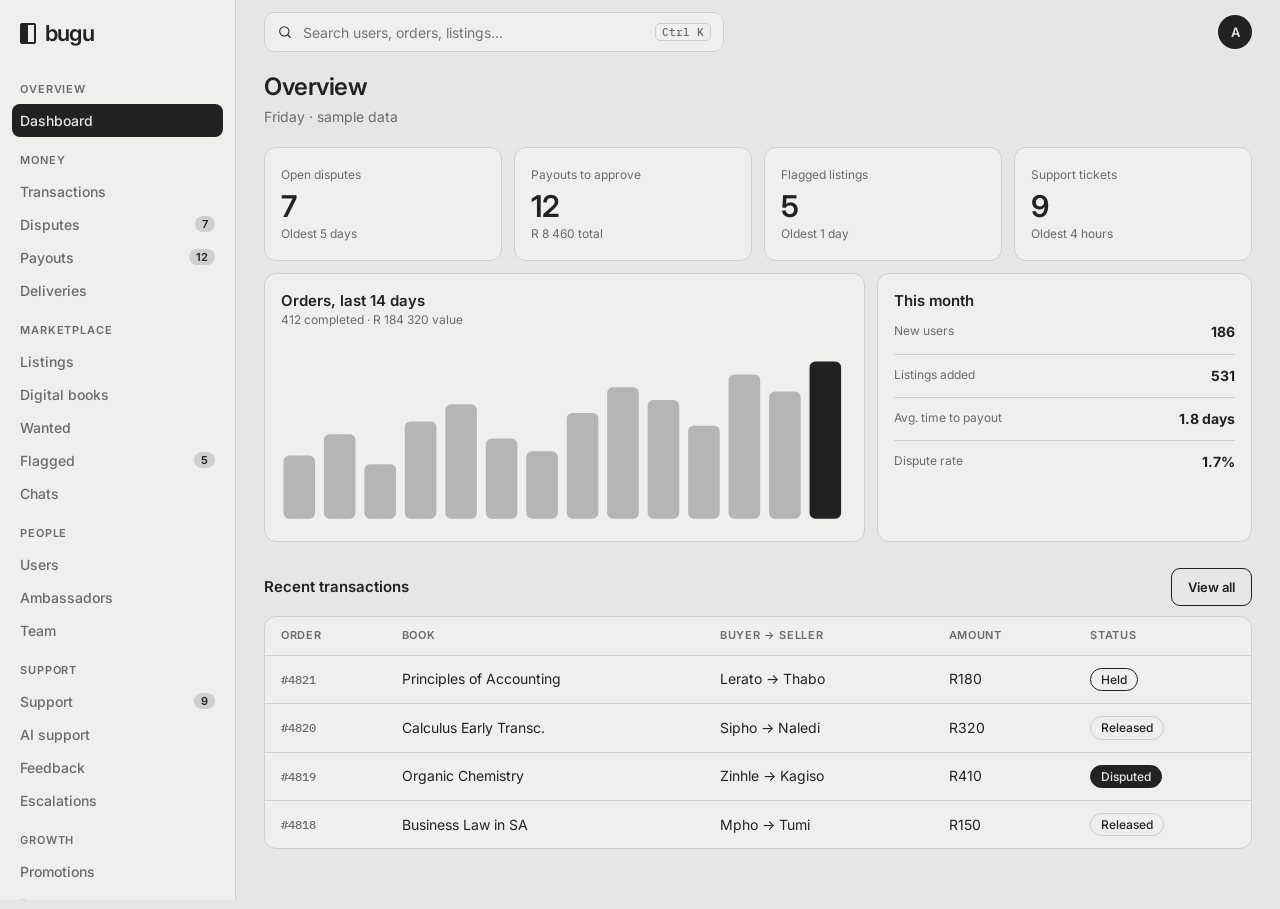
<file: design/reference/bugu-admin.html>
<!DOCTYPE html>
<html lang="en"><head><meta charset="UTF-8"/>
<meta name="viewport" content="width=device-width, initial-scale=1, viewport-fit=cover"/>
<title>bugu admin</title>
<link href="https://fonts.googleapis.com/css2?family=Inter:wght@400;500;600&family=IBM+Plex+Mono:wght@500&display=swap" rel="stylesheet"/>
<style>
:root{--bg:#e6e6e5;--surf:#efefee;--ink:#222;--mute:#6b6b6b;--line:#cfcfcd;--inv:#e6e6e5;--hov:#e9e9e8;box-sizing:border-box;padding-top:env(safe-area-inset-top,0px);padding-bottom:env(safe-area-inset-bottom,0px)}
@media (prefers-color-scheme:dark){:root:not([data-theme="light"]){--bg:#171717;--surf:#1f1f1f;--ink:#d6d6d4;--mute:#8b8b8a;--line:#2d2d2d;--inv:#171717;--hov:#252525}}
:root[data-theme="dark"]{--bg:#171717;--surf:#1f1f1f;--ink:#d6d6d4;--mute:#8b8b8a;--line:#2d2d2d;--inv:#171717;--hov:#252525}
*{box-sizing:border-box;margin:0;padding:0}
html{scroll-padding-top:env(safe-area-inset-top,0px)}
body{background:var(--bg);color:var(--ink);font:400 14px/1.45 'Inter',system-ui,sans-serif;-webkit-font-smoothing:antialiased}
svg{width:18px;height:18px;stroke:currentColor;fill:none;stroke-width:1.6;stroke-linecap:round;stroke-linejoin:round}
aside{position:fixed;top:0;bottom:0;left:0;width:236px;background:var(--surf);border-right:1px solid var(--line);padding:18px 12px;overflow-y:auto;z-index:20;transition:transform .2s}
.logo{display:flex;align-items:center;gap:9px;font-weight:600;font-size:22px;letter-spacing:-.035em;padding:0 8px 16px}
.mark{width:16px;height:21px;border:2px solid var(--ink);border-radius:2px;background:linear-gradient(90deg,var(--ink) 50%,transparent 50%)}
.grp{font-size:11px;font-weight:600;letter-spacing:.08em;text-transform:uppercase;color:var(--mute);padding:16px 8px 6px}
.nv{display:flex;justify-content:space-between;align-items:center;width:100%;background:none;border:0;color:var(--mute);padding:8px;border-radius:8px;font:500 14px 'Inter',sans-serif;cursor:pointer;text-align:left}
.nv:hover{background:var(--hov);color:var(--ink)}.nv.on{background:var(--ink);color:var(--inv)}
.nv i{font:normal 600 11px 'Inter';background:var(--line);color:var(--ink);padding:1px 7px;border-radius:99px}.nv.on i{background:var(--inv);color:var(--ink)}
main{margin-left:236px;padding:0 28px 60px;max-width:1180px}
.tb{display:flex;align-items:center;gap:12px;height:64px}
.menu{display:none;background:none;border:0;color:var(--ink);cursor:pointer}
.sr{flex:1;display:flex;align-items:center;gap:10px;background:var(--surf);border:1px solid var(--line);border-radius:10px;padding:0 12px;height:40px;max-width:460px}
.sr input{flex:1;min-width:0;border:0;background:none;font:400 14px 'Inter';color:var(--ink);outline:none}
.sr kbd{font:500 11px 'IBM Plex Mono',monospace;color:var(--mute);border:1px solid var(--line);border-radius:5px;padding:1px 6px}
.av{width:34px;height:34px;border-radius:50%;background:var(--ink);color:var(--inv);display:grid;place-items:center;font-weight:600;font-size:13px;margin-left:auto}
h1{font-size:24px;font-weight:600;letter-spacing:-.02em;margin-top:6px}.sub{color:var(--mute);margin:2px 0 20px}
h2{font-size:15px;font-weight:600}
.g4{display:grid;grid-template-columns:repeat(4,1fr);gap:12px}
.card{background:var(--surf);border:1px solid var(--line);border-radius:12px;padding:16px}
.att{cursor:pointer;transition:.15s}.att:hover{border-color:var(--ink)}
.att b{font-size:30px;font-weight:600;letter-spacing:-.02em;display:block;line-height:1.1;margin-top:6px}
.k{font-size:12px;color:var(--mute)}
.two{display:grid;grid-template-columns:1.6fr 1fr;gap:12px;margin-top:12px}
.sec{margin-top:26px;display:flex;justify-content:space-between;align-items:baseline;margin-bottom:10px}
.tw{background:var(--surf);border:1px solid var(--line);border-radius:12px;overflow-x:auto}
table{width:100%;border-collapse:collapse;min-width:620px}
th{text-align:left;font-size:11px;font-weight:600;letter-spacing:.06em;text-transform:uppercase;color:var(--mute);padding:11px 16px;border-bottom:1px solid var(--line)}
td{padding:12px 16px;border-bottom:1px solid var(--line);white-space:nowrap}
tr:last-child td{border-bottom:0}tbody tr{cursor:pointer}tbody tr:hover{background:var(--hov)}
.m{font:500 12px 'IBM Plex Mono',monospace;color:var(--mute)}
.pill{display:inline-block;font-size:12px;font-weight:500;padding:2px 10px;border-radius:99px;border:1px solid var(--line)}
.pill.h{border-color:var(--ink)}.pill.d{background:var(--ink);color:var(--inv);border-color:var(--ink)}.pill.r{color:var(--mute)}
.btn{height:38px;padding:0 16px;border-radius:9px;border:1px solid var(--ink);background:var(--ink);color:var(--inv);font:600 13px 'Inter';cursor:pointer}
.btn.o{background:none;color:var(--ink)}
.li{display:flex;justify-content:space-between;gap:10px;padding:11px 0;border-bottom:1px solid var(--line)}.li:last-child{border:0}
.tl{border-left:1.5px solid var(--line);margin:10px 0 0 6px}.tl div{position:relative;padding:0 0 14px 18px;font-size:13px}
.tl div::before{content:"";position:absolute;left:-7px;top:4px;width:11px;height:11px;border-radius:50%;background:var(--ink)}
.tl span{color:var(--mute);display:block;font-size:12px}
.empty{padding:60px 20px;text-align:center;color:var(--mute)}
@media (max-width:900px){aside{transform:translateX(-100%)}aside.o{transform:none;box-shadow:0 0 60px rgba(0,0,0,.4)}main{margin-left:0;padding:0 16px 60px}.menu{display:block}.g4{grid-template-columns:1fr 1fr}.two{grid-template-columns:1fr}.sr kbd{display:none}}
</style></head><body>
<aside id="sb"></aside>
<main>
<div class="tb"><button class="menu" aria-label="Menu" onclick="document.getElementById('sb').classList.toggle('o')"><svg viewBox="0 0 24 24"><path d="M4 7h16M4 12h16M4 17h16"/></svg></button>
<label class="sr"><svg viewBox="0 0 24 24" style="width:16px;height:16px"><circle cx="11" cy="11" r="7"/><path d="m20 20-3.5-3.5"/></svg><input placeholder="Search users, orders, listings…"/><kbd>Ctrl K</kbd></label><div class="av">A</div></div>
<div id="pg"></div>
</main>
<script>
// Sample data for the design preview only
var NAV=[["Overview",[["Dashboard","dash"]]],["Money",[["Transactions","tx"],["Disputes","dp",7],["Payouts","po",12],["Deliveries","dl"]]],["Marketplace",[["Listings","ls"],["Digital books","dg"],["Wanted","wn"],["Flagged","fl",5],["Chats","ch"]]],["People",[["Users","us"],["Ambassadors","am"],["Team","tm"]]],["Support",[["Support","sp",9],["AI support","ai"],["Feedback","fb"],["Escalations","es"]]],["Growth",[["Promotions","pr"],["Reports","rp"]]],["System",[["Health","hl"],["Audit log","au"],["Settings","st"]]]];
var TX=[["#4821","Principles of Accounting","Lerato","Thabo",180,"Held"],["#4820","Calculus Early Transc.","Sipho","Naledi",320,"Released"],["#4819","Organic Chemistry","Zinhle","Kagiso",410,"Disputed"],["#4818","Business Law in SA","Mpho","Tumi",150,"Released"],["#4817","Anatomy & Physiology","Ayanda","Lerato",290,"Refunded"],["#4816","Introduction to Psychology","Thabo","Sipho",240,"Held"]];
var DP=[["#4819","Book not as described","Zinhle vs Kagiso","R410","2 days"],["#4803","Seller no-show","Mpho vs Tumi","R150","3 days"],["#4797","Missing pages","Ayanda vs Naledi","R290","5 days"]];
var US=[["Thabo M.","UL","8 listed","5 sold","Verified"],["Lerato K.","UP","3 listed","2 sold","Verified"],["Sipho D.","Wits","11 listed","9 sold","Verified"],["Naledi P.","UCT","1 listed","0 sold","Pending"]];
function pill(s){return '<span class="pill '+({Held:"h",Disputed:"d",Refunded:"r",Verified:"",Pending:"r"}[s]||"")+'">'+s+'</span>'}
function tbl(h,rows,f){return '<div class="tw"><table><thead><tr>'+h.map(function(x){return '<th>'+x+'</th>'}).join("")+'</tr></thead><tbody>'+rows.map(f).join("")+'</tbody></table></div>'}
function txr(r){return '<tr><td class="m">'+r[0]+'</td><td>'+r[1]+'</td><td>'+r[2]+' → '+r[3]+'</td><td>R'+r[4]+'</td><td>'+pill(r[5])+'</td></tr>'}
var TH=["Order","Book","Buyer → Seller","Amount","Status"];
function bars(){var v=[14,19,12,22,26,18,15,24,30,27,21,33,29,36],m=Math.max.apply(null,v);return '<svg viewBox="0 0 280 90" style="width:100%;height:auto;display:block;margin-top:14px">'+v.map(function(x,i){var h=x/m*76;return '<rect x="'+(i*20+2)+'" y="'+(86-h)+'" width="14" height="'+h+'" rx="2" fill="currentColor" opacity="'+(i==13?1:.28)+'"/>'}).join("")+'</svg>'}
var P={
dash:function(){return '<h1>Overview</h1><p class="sub">Friday · sample data</p>'+
'<div class="g4"><div class="card att" onclick="go(\'dp\')"><span class="k">Open disputes</span><b>7</b><span class="k">Oldest 5 days</span></div><div class="card att" onclick="go(\'po\')"><span class="k">Payouts to approve</span><b>12</b><span class="k">R 8 460 total</span></div><div class="card att" onclick="go(\'fl\')"><span class="k">Flagged listings</span><b>5</b><span class="k">Oldest 1 day</span></div><div class="card att" onclick="go(\'sp\')"><span class="k">Support tickets</span><b>9</b><span class="k">Oldest 4 hours</span></div></div>'+
'<div class="two"><div class="card"><h2>Orders, last 14 days</h2><div class="k">412 completed · R 184 320 value</div>'+bars()+'</div><div class="card"><h2>This month</h2><div class="li"><span class="k">New users</span><b>186</b></div><div class="li"><span class="k">Listings added</span><b>531</b></div><div class="li"><span class="k">Avg. time to payout</span><b>1.8 days</b></div><div class="li"><span class="k">Dispute rate</span><b>1.7%</b></div></div></div>'+
'<div class="sec"><h2>Recent transactions</h2><button class="btn o" onclick="go(\'tx\')">View all</button></div>'+tbl(TH,TX.slice(0,4),txr)},
tx:function(){return '<h1>Transactions</h1><p class="sub">Every order and where its money is.</p>'+tbl(TH,TX,txr)},
dp:function(){return '<h1>Disputes</h1><p class="sub">Oldest first. Decide with the evidence in front of you.</p>'+tbl(["Order","Reason","Parties","Amount","Open"],DP,function(r,i){return '<tr onclick="dd('+i+')"><td class="m">'+r[0]+'</td><td>'+r[1]+'</td><td>'+r[2]+'</td><td>'+r[3]+'</td><td>'+r[4]+'</td></tr>'})+'<div id="dd"></div>'},
us:function(){return '<h1>Users</h1><p class="sub">Students on the platform.</p>'+tbl(["Name","Campus","Listings","Sales","Status"],US,function(r){return '<tr><td>'+r[0]+'</td><td>'+r[1]+'</td><td>'+r[2]+'</td><td>'+r[3]+'</td><td>'+pill(r[4])+'</td></tr>'})}
};
function dd(i){var r=DP[i];document.getElementById("dd").innerHTML='<div class="card" style="margin-top:12px"><div style="display:flex;justify-content:space-between;gap:10px;flex-wrap:wrap"><div><h2>'+r[0]+' · '+r[1]+'</h2><div class="k">'+r[2]+' · '+r[3]+' held in escrow</div></div></div><div class="tl"><div>Buyer paid<span>Money held</span></div><div>Meetup agreed in chat<span>Photos attached</span></div><div>Buyer opened dispute<span>“Several chapters are missing.”</span></div></div><div style="display:flex;gap:10px;flex-wrap:wrap;margin-top:6px"><button class="btn">Refund buyer</button><button class="btn o">Pay seller</button><button class="btn o">Ask for evidence</button></div></div>'}
var cur="dash";
function go(id){cur=id;nav();var f=P[id];document.getElementById("pg").innerHTML=f?f():'<h1>'+lab(id)+'</h1><div class="empty card" style="margin-top:20px">This page will use the same table layout as Transactions.</div>';document.getElementById("sb").classList.remove("o");window.scrollTo(0,0)}
function lab(id){var l="";NAV.forEach(function(g){g[1].forEach(function(n){if(n[1]==id)l=n[0]})});return l}
function nav(){document.getElementById("sb").innerHTML='<div class="logo"><span class="mark"></span>bugu</div>'+NAV.map(function(g){return '<div class="grp">'+g[0]+'</div>'+g[1].map(function(n){return '<button class="nv'+(n[1]==cur?" on":"")+'" onclick="go(\''+n[1]+'\')">'+n[0]+(n[2]?'<i>'+n[2]+'</i>':'')+'</button>'}).join("")}).join("")}
go("dash");
</script></body></html>
</file>
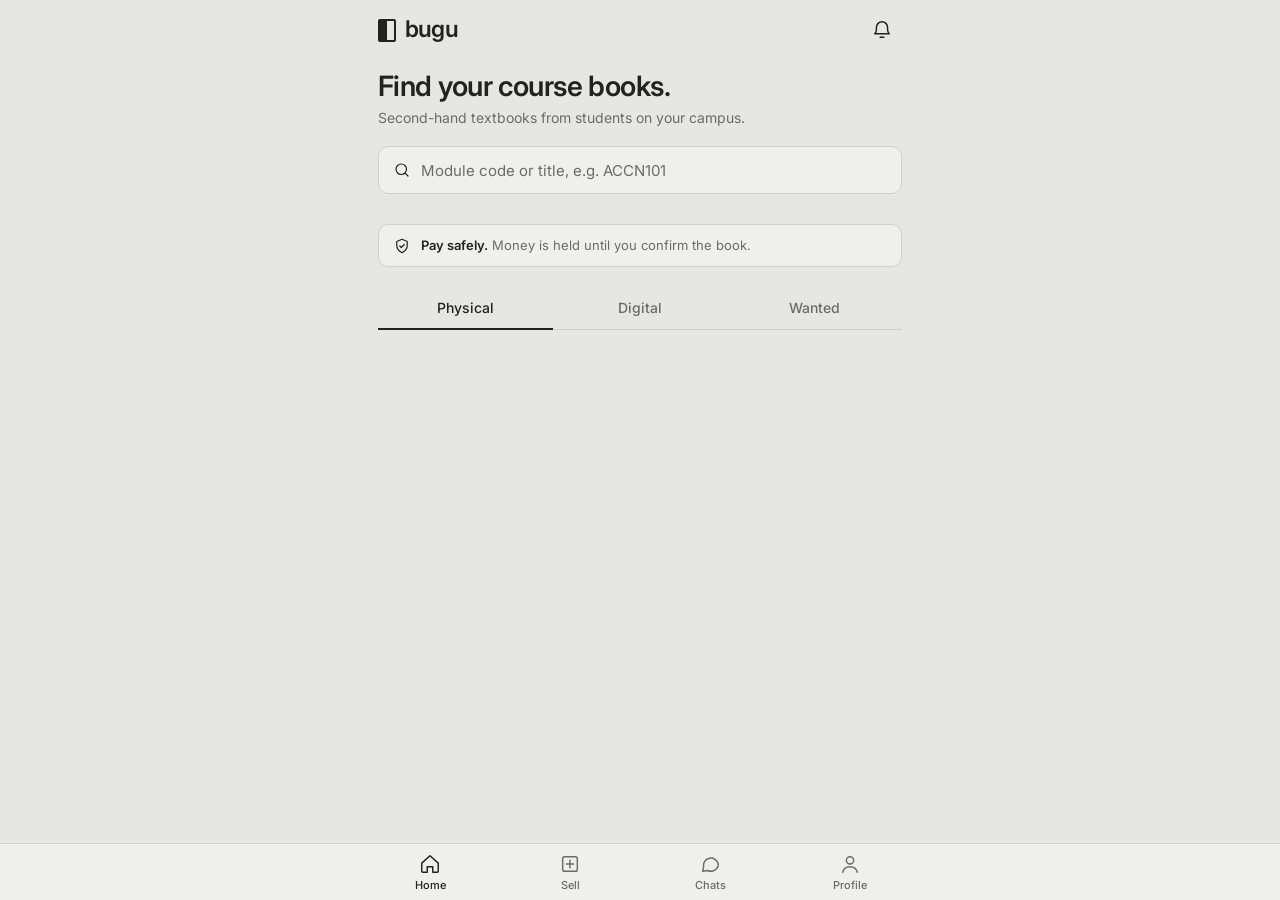
<file: design/reference/bugu-app.html>
<!DOCTYPE html>
<html lang="en">
<head>
<meta charset="UTF-8"/>
<meta name="viewport" content="width=device-width, initial-scale=1, viewport-fit=cover"/>
<title>bugu – Student textbooks</title>
<link href="https://fonts.googleapis.com/css2?family=Inter:wght@400;500;600&family=IBM+Plex+Mono:wght@500&family=Source+Serif+4:opsz,wght@8..60,600&display=swap" rel="stylesheet"/>
<style>
:root{--bg:#e6e6e5;--surf:#efefee;--ink:#222;--mute:#6b6b6b;--line:#cfcfcd;--inv:#e6e6e5;--c1:#2b2b2b;--c1t:#e2e2e0;--c2:#f3f3f2;--c2t:#222;--c2l:#b9b9b7;
box-sizing:border-box;padding-top:env(safe-area-inset-top,0px)}
@media (prefers-color-scheme:dark){:root:not([data-theme="light"]){--bg:#171717;--surf:#1f1f1f;--ink:#d6d6d4;--mute:#8b8b8a;--line:#2d2d2d;--inv:#171717;--c1:#333;--c1t:#e2e2e0;--c2:#cfcfcd;--c2t:#1f1f1f;--c2l:#cfcfcd}}
:root[data-theme="dark"]{--bg:#171717;--surf:#1f1f1f;--ink:#d6d6d4;--mute:#8b8b8a;--line:#2d2d2d;--inv:#171717;--c1:#333;--c1t:#e2e2e0;--c2:#cfcfcd;--c2t:#1f1f1f;--c2l:#cfcfcd}
*{box-sizing:border-box;margin:0;padding:0}
html{scroll-padding-top:env(safe-area-inset-top,0px)}
body{background:var(--bg);color:var(--ink);font:400 15px/1.45 'Inter',system-ui,sans-serif;-webkit-font-smoothing:antialiased;padding-bottom:calc(76px + env(safe-area-inset-bottom,0px))}
svg{width:22px;height:22px;stroke:currentColor;fill:none;stroke-width:1.6;stroke-linecap:round;stroke-linejoin:round}
.wrap{max-width:560px;margin:0 auto;padding:0 18px}
header{display:flex;justify-content:space-between;align-items:center;height:60px}
.logo{display:flex;align-items:center;gap:9px;font-weight:600;font-size:23px;letter-spacing:-.035em}
.mark{width:18px;height:23px;border:2px solid var(--ink);border-radius:2px;background:linear-gradient(90deg,var(--ink) 50%,transparent 50%)}
.ib{background:none;border:0;color:var(--ink);width:40px;height:40px;display:grid;place-items:center;cursor:pointer}
h1{font-weight:600;font-size:28px;line-height:1.15;letter-spacing:-.02em;margin-top:10px}
.sub{color:var(--mute);margin-top:6px;font-size:14px}
.search{margin-top:18px;display:flex;align-items:center;gap:10px;background:var(--surf);border:1px solid var(--line);border-radius:10px;padding:0 14px;height:48px}
.search:focus-within{border-color:var(--ink)}
.search input{flex:1;min-width:0;border:0;background:none;font:400 15px 'Inter',sans-serif;color:var(--ink);outline:none}
.search input::placeholder{color:var(--mute)}
.chips{display:flex;gap:8px;overflow-x:auto;margin:14px -18px 0;padding:0 18px;scrollbar-width:none}
.chips::-webkit-scrollbar{display:none}
.chip{flex:none;border:1px solid var(--line);background:none;color:var(--ink);padding:7px 13px;border-radius:8px;font:500 13px 'Inter',sans-serif;cursor:pointer}
.chip.on{background:var(--ink);color:var(--inv);border-color:var(--ink)}
.safe{display:flex;gap:10px;align-items:center;margin-top:16px;padding:11px 14px;background:var(--surf);border:1px solid var(--line);border-radius:10px;font-size:13px;color:var(--mute)}
.safe svg{width:18px;height:18px;flex:none;color:var(--ink)}
.safe b{color:var(--ink);font-weight:600}
.tabs{display:flex;border-bottom:1px solid var(--line);margin-top:20px}
.tab{flex:1;background:none;border:0;padding:12px 0;font:500 14px 'Inter',sans-serif;color:var(--mute);cursor:pointer;border-bottom:2px solid transparent;margin-bottom:-1px}
.tab.on{color:var(--ink);border-color:var(--ink)}
.cnt{font-size:13px;color:var(--mute);padding:14px 0 4px}
.row{display:flex;gap:14px;padding:14px 0;border-bottom:1px solid var(--line);cursor:pointer;position:relative}
.cv{flex:none;width:72px;height:96px;border-radius:2px 5px 5px 2px;padding:9px 7px 8px 12px;display:flex;flex-direction:column;justify-content:space-between;position:relative;overflow:hidden;box-shadow:0 3px 8px -3px rgba(0,0,0,.35)}
.cv::before{content:"";position:absolute;left:0;top:0;bottom:0;width:5px;background:rgba(0,0,0,.22)}
.cv.a{background:var(--c1);color:var(--c1t)}
.cv.b{background:var(--c2);color:var(--c2t);border:1px solid var(--c2l)}
.cv i{display:block;height:1px;background:currentColor;opacity:.35}
.cv span{font:600 9.5px/1.1 'Source Serif 4',Georgia,serif}
.cv em{font:normal 7px 'Inter',sans-serif;opacity:.6;letter-spacing:.06em}
.inf{flex:1;min-width:0;display:flex;flex-direction:column}
.code{font:500 11px 'IBM Plex Mono',monospace;color:var(--mute);letter-spacing:.04em}
.ti{font-weight:600;font-size:15px;line-height:1.25;margin-top:2px}
.wh{font-size:13px;color:var(--mute);margin-top:3px}
.bt{display:flex;justify-content:space-between;align-items:flex-end;margin-top:auto;padding-top:8px}
.pr{font-weight:600;font-size:18px;letter-spacing:-.01em}
.pr s{font-weight:400;font-size:12px;color:var(--mute);margin-left:6px}
.tag{font-size:11.5px;font-weight:500;border:1px solid var(--line);border-radius:6px;padding:2px 8px;color:var(--mute)}
.hr{position:absolute;top:10px;right:0;background:none;border:0;color:var(--mute);cursor:pointer;width:32px;height:32px;display:grid;place-items:center}
.hr svg{width:18px;height:18px}.hr.on{color:var(--ink)}.hr.on svg{fill:currentColor}
.empty{text-align:center;color:var(--mute);padding:44px 0;font-size:14px}
nav{position:fixed;left:0;right:0;bottom:0;background:var(--surf);border-top:1px solid var(--line);display:flex;justify-content:center;padding-bottom:env(safe-area-inset-bottom,0px);z-index:5}
nav div{display:flex;width:100%;max-width:560px}
nav button{flex:1;background:none;border:0;color:var(--mute);padding:9px 0 8px;display:flex;flex-direction:column;align-items:center;gap:3px;font:500 11px 'Inter',sans-serif;cursor:pointer}
nav button.on{color:var(--ink)}

.screen{display:none}.screen.on{display:block}
.top{display:flex;align-items:center;justify-content:space-between;height:56px;margin:0 -10px}
.ttl{font-weight:600;font-size:16px}
.card{background:var(--surf);border:1px solid var(--line);border-radius:12px;padding:14px}
.btn{display:flex;align-items:center;justify-content:center;gap:8px;width:100%;height:50px;border-radius:10px;border:1px solid var(--ink);background:var(--ink);color:var(--inv);font:600 15px 'Inter',sans-serif;cursor:pointer}
.btn.o{background:none;color:var(--ink)}
.lbl{font-size:12px;font-weight:600;color:var(--mute);margin:18px 0 7px;letter-spacing:.05em;text-transform:uppercase}
.in{width:100%;height:46px;border:1px solid var(--line);background:var(--surf);color:var(--ink);border-radius:10px;padding:0 14px;font:400 15px 'Inter',sans-serif;outline:none}
.in:focus{border-color:var(--ink)}textarea.in{height:92px;padding:12px;resize:none}
.seg{display:flex;gap:8px}.seg .chip{flex:1;text-align:center}
.kv{display:flex;justify-content:space-between;padding:11px 0;border-bottom:1px solid var(--line);font-size:14px}.kv span:first-child{color:var(--mute)}
.av{width:42px;height:42px;border-radius:50%;background:var(--ink);color:var(--inv);display:grid;place-items:center;font-weight:600;flex:none}
.flex{display:flex;align-items:center;gap:12px}.grow{flex:1;min-width:0}
.mut{color:var(--mute);font-size:13px}
.cv.big{width:150px;height:200px;margin:6px auto 18px;padding:16px 12px 14px 22px}.cv.big span{font-size:19px;line-height:1.1}.cv.big em{font-size:10px}
.big-t{font-size:23px;font-weight:600;letter-spacing:-.02em;line-height:1.2;margin-top:2px}
.big-p{font-size:30px;font-weight:600;letter-spacing:-.02em}
.how{display:grid;grid-template-columns:repeat(3,1fr);gap:8px;margin-top:8px}.how div{font-size:12px;color:var(--mute);line-height:1.35}.how b{display:block;color:var(--ink);font-size:12.5px;margin-bottom:2px}
.bar{position:fixed;left:0;right:0;bottom:calc(60px + env(safe-area-inset-bottom,0px));background:var(--bg);border-top:1px solid var(--line);padding:10px 18px;z-index:4;display:none}
.bar.on{display:block}.bar>div{max-width:560px;margin:0 auto;display:flex;gap:10px}
.bar .btn.o{width:52px;flex:none}
.tl{border-left:1.5px solid var(--line);margin:14px 0 0 7px}
.st{position:relative;padding:0 0 22px 22px}.st b{display:block;font-size:14.5px}.st span{font-size:13px;color:var(--mute)}
.st::before{content:"";position:absolute;left:-8px;top:2px;width:14px;height:14px;border-radius:50%;background:var(--bg);border:2px solid var(--line)}
.st.d::before{background:var(--ink);border-color:var(--ink)}.st.n::before{border-color:var(--ink);box-shadow:0 0 0 4px var(--line)}
.bub{max-width:78%;padding:9px 13px;border-radius:14px;font-size:14px;margin:7px 0;line-height:1.4}
.me{margin-left:auto;background:var(--ink);color:var(--inv);border-bottom-right-radius:4px}
.th{background:var(--surf);border:1px solid var(--line);border-bottom-left-radius:4px}
.mr{display:flex;justify-content:space-between;align-items:center;padding:15px 0;border-bottom:1px solid var(--line);cursor:pointer;font-size:15px}
.mr svg{width:18px;height:18px;color:var(--mute)}
.tri{display:grid;grid-template-columns:repeat(3,1fr);gap:10px;margin-top:18px}.tri div{text-align:center;padding:12px 4px}.tri b{display:block;font-size:20px;font-weight:600}.tri span{font-size:12px;color:var(--mute)}
.drop{border:1.5px dashed var(--line);border-radius:12px;height:120px;display:grid;place-items:center;color:var(--mute);font-size:14px;text-align:center;cursor:pointer}
.sw{width:46px;height:28px;border-radius:99px;border:1px solid var(--line);background:var(--surf);position:relative;cursor:pointer}.sw::after{content:"";position:absolute;top:3px;left:3px;width:20px;height:20px;border-radius:50%;background:var(--ink);transition:.2s}.sw.on::after{left:21px}
</style>
</head>
<body>
<div class="wrap screen on" id="s-home">
<header>
  <div class="logo"><span class="mark"></span>bugu</div>
  <button class="ib" aria-label="Notifications"><svg viewBox="0 0 24 24"><path d="M6 9a6 6 0 1 1 12 0c0 6 2 7 2 7H4s2-1 2-7M10 20h4"/></svg></button>
</header>
<h1>Find your course books.</h1>
<p class="sub">Second-hand textbooks from students on your campus.</p>
<label class="search"><svg viewBox="0 0 24 24" style="width:18px;height:18px"><circle cx="11" cy="11" r="7"/><path d="m20 20-3.5-3.5"/></svg>
<input id="q" placeholder="Module code or title, e.g. ACCN101" autocomplete="off"/></label>
<div class="chips" id="chips"></div>
<div class="safe"><svg viewBox="0 0 24 24"><path d="M12 3 5 6v5c0 4.5 3 8 7 10 4-2 7-5.5 7-10V6z"/><path d="m9 12 2 2 4-4"/></svg><span><b>Pay safely.</b> Money is held until you confirm the book.</span></div>
<div class="tabs"><button class="tab on" data-t="physical">Physical</button><button class="tab" data-t="digital">Digital</button><button class="tab" data-t="wanted">Wanted</button></div>
<div class="cnt" id="cnt"></div>
<div id="list"></div>
</div>

<div class="wrap screen" id="s-detail"></div>
<div class="wrap screen" id="s-sell">
<header><div class="logo" style="font-size:20px">Sell a book</div></header>
<p class="sub" style="margin-top:0">It takes about a minute.</p>
<div class="lbl">Photo of the cover</div><div class="drop"><div><svg viewBox="0 0 24 24" style="width:18px;height:18px"><rect x="3" y="5" width="18" height="14" rx="2"/><circle cx="12" cy="12" r="3.5"/></svg><br/>Tap to add a photo</div></div>
<div class="lbl">Title</div><input class="in" placeholder="e.g. Principles of Accounting"/>
<div class="lbl">Module code</div><input class="in" placeholder="e.g. ACCN101"/>
<div class="lbl">Campus</div><select class="in"><option>University of Limpopo (UL)</option><option>University of Pretoria (UP)</option><option>Wits</option><option>UCT</option><option>TUT</option></select>
<div class="lbl">Condition</div><div class="seg" id="cond"><button class="chip">New</button><button class="chip on">Good</button><button class="chip">Used</button></div>
<div class="lbl">Price (R)</div><input class="in" inputmode="numeric" placeholder="180"/><p class="mut" style="margin-top:6px">Similar books are listed between R150 and R220.</p>
<div class="lbl">Notes (optional)</div><textarea class="in" placeholder="Highlighting, missing pages, edition…"></textarea>
<div style="margin:22px 0 10px"><button class="btn" onclick="this.textContent='Listed';setTimeout(function(){go('s-home',0)},700)">List my book</button></div>
<p class="mut" style="text-align:center">You get paid after the buyer confirms the book.</p></div>
<div class="wrap screen" id="s-escrow"></div>
<div class="wrap screen" id="s-chats"><header><div class="logo" style="font-size:20px">Chats</div></header><div id="cl"></div></div>
<div class="wrap screen" id="s-room"><div class="top"><button class="ib" aria-label="Back" onclick="back()"><svg viewBox="0 0 24 24"><path d="m15 5-7 7 7 7"/></svg></button><span class="ttl"><span id="rn">Thabo</span></span><span style="width:40px;display:grid;place-items:center"></span></div>
<div class="card flex" style="padding:10px 12px"><div class="cv a" style="width:34px;height:46px;padding:0;flex:none"></div><div class="grow"><div style="font-weight:600;font-size:14px">Principles of Accounting</div><div class="mut">ACCN101 · R180</div></div></div>
<div id="msgs" style="padding:8px 0 130px"><div class="bub th">Hi! Is the book still available?</div><div class="bub me">Yes it is. Good condition, a bit of highlighting in chapters 1 to 3.</div><div class="bub th">Great. Can we meet at the library tomorrow?</div></div></div>
<div class="wrap screen" id="s-profile"><header><div class="logo" style="font-size:20px">Profile</div></header>
<div class="flex"><div class="av" style="width:56px;height:56px;font-size:20px">N</div><div><div style="font-weight:600;font-size:18px">Nandi M.</div><div class="mut">Wits · Joined 2026</div></div></div>
<div class="tri"><div class="card"><b>8</b><span>Listed</span></div><div class="card"><b>5</b><span>Sold</span></div><div class="card"><b>4.9</b><span>Rating</span></div></div>
<div style="margin-top:18px"><div class="mr">My listings<svg viewBox="0 0 24 24"><path d="m9 5 7 7-7 7"/></svg></div><div class="mr">Saved books<svg viewBox="0 0 24 24"><path d="m9 5 7 7-7 7"/></svg></div><div class="mr">Wanted requests<svg viewBox="0 0 24 24"><path d="m9 5 7 7-7 7"/></svg></div><div class="mr">Payout details<svg viewBox="0 0 24 24"><path d="m9 5 7 7-7 7"/></svg></div><div class="mr">Help and support<svg viewBox="0 0 24 24"><path d="m9 5 7 7-7 7"/></svg></div><div class="mr">Dark mode<span class="sw" id="sw" onclick="tg()"></span></div></div></div>
<div class="bar" id="b-buy"><div><button class="btn o" aria-label="Message seller" onclick="go('s-room')"><svg viewBox="0 0 24 24"><path d="M21 12a8 8 0 0 1-11.6 7.1L4 20l1-4.6A8 8 0 1 1 21 12z"/></svg></button><button class="btn" id="buy" onclick="go('s-escrow')"></button></div></div>
<div class="bar" id="b-chat"><div><input class="in" id="mi" placeholder="Message" style="flex:1"/><button class="btn" style="width:52px" aria-label="Send" onclick="snd()"><svg viewBox="0 0 24 24"><path d="M5 12h14m-6-6 6 6-6 6"/></svg></button></div></div>
<nav><div>
<button data-n="0" class="on" onclick="go('s-home',0)"><svg viewBox="0 0 24 24"><path d="m3 11 9-8 9 8v9a1 1 0 0 1-1 1h-5v-6H9v6H4a1 1 0 0 1-1-1z"/></svg>Home</button>
<button data-n="1" onclick="go('s-sell',0)"><svg viewBox="0 0 24 24"><rect x="4" y="4" width="16" height="16" rx="2"/><path d="M12 8v8M8 12h8"/></svg>Sell</button>
<button data-n="2" onclick="go('s-chats',0)"><svg viewBox="0 0 24 24"><path d="M21 12a8 8 0 0 1-11.6 7.1L4 20l1-4.6A8 8 0 1 1 21 12z"/></svg>Chats</button>
<button data-n="3" onclick="go('s-profile',0)"><svg viewBox="0 0 24 24"><circle cx="12" cy="8" r="4"/><path d="M4 21c1-4 4-6 8-6s7 2 8 6"/></svg>Profile</button>
</div></nav>
<script>
// Sample listings for the design preview only
var B=[
{t:"Principles of Accounting",c:"ACCN101",u:"UL",p:180,o:420,k:"Good",e:"11th ed.",w:"Thabo",f:"physical"},
{t:"Introduction to Psychology",c:"PSYC111",u:"UP",p:240,o:560,k:"New",e:"5th ed.",w:"Lerato",f:"physical"},
{t:"Calculus: Early Transcendentals",c:"MATH151",u:"Wits",p:320,o:780,k:"Used",e:"9th ed.",w:"Sipho",f:"physical"},
{t:"Organic Chemistry",c:"CHEM201",u:"UCT",p:410,o:950,k:"Good",e:"8th ed.",w:"Naledi",f:"physical"},
{t:"Business Law in SA",c:"BLAW102",u:"UL",p:150,o:360,k:"Used",e:"4th ed.",w:"Kagiso",f:"physical"},
{t:"Anatomy & Physiology",c:"ANAT110",u:"UJ",p:290,o:690,k:"Good",e:"3rd ed.",w:"Zinhle",f:"physical"},
{t:"Microeconomics",c:"ECON111",u:"UL",p:95,k:"PDF",e:"2024",w:"Mpho",f:"digital"},
{t:"Engineering Statics",c:"ENGS201",u:"TUT",p:120,k:"PDF",e:"2023",w:"Tumi",f:"digital"},
{t:"Financial Management",c:"FINM201",u:"UL",p:200,k:"Budget",e:"any ed.",w:"Ayanda",f:"wanted"}];
var U=["All","UL","UP","UJ","Wits","UCT","UKZN","UNISA","SU","TUT","CPUT"],s={t:"physical",u:"All",q:"",h:{}};
var ch=document.getElementById("chips"),ls=document.getElementById("list");
U.forEach(function(u){var b=document.createElement("button");b.className="chip"+(u=="All"?" on":"");b.textContent=u=="All"?"All campuses":u;b.onclick=function(){s.u=u;[].forEach.call(ch.children,function(c){c.classList.toggle("on",c==b)});draw()};ch.appendChild(b)});
document.getElementById("q").oninput=function(e){s.q=e.target.value.toLowerCase();draw()};
[].forEach.call(document.querySelectorAll(".tab"),function(b){b.onclick=function(){s.t=b.dataset.t;[].forEach.call(document.querySelectorAll(".tab"),function(x){x.classList.toggle("on",x==b)});draw()}});
function draw(){
var L=B.filter(function(b){return b.f==s.t&&(s.u=="All"||b.u==s.u)&&(!s.q||(b.t+b.c).toLowerCase().indexOf(s.q)>-1)});
document.getElementById("cnt").textContent=L.length+(L.length==1?" listing":" listings");
ls.innerHTML=L.length?"":'<div class="empty">Nothing here yet. Be the first to list it.</div>';
L.forEach(function(b,i){var d=document.createElement("div");d.className="row";d.onclick=function(){openBook(b)};
var h=b.f=="wanted"?"":'<button class="hr'+(s.h[b.c]?" on":"")+'" aria-label="Save"><svg viewBox="0 0 24 24"><path d="M12 20s-8-4.6-8-10.5A4.5 4.5 0 0 1 12 7a4.5 4.5 0 0 1 8 2.5C20 15.4 12 20 12 20z"/></svg></button>';
d.innerHTML='<div class="cv '+(i%2?"b":"a")+'"><em>'+b.c+'</em><span>'+b.t+'</span><i></i></div><div class="inf"><span class="code">'+b.c+' · '+b.u+'</span><span class="ti">'+b.t+'</span><span class="wh">'+b.e+' · '+b.w+'</span><div class="bt"><span class="pr">R'+b.p+(b.o?'<s>R'+b.o+'</s>':'')+'</span><span class="tag">'+b.k+'</span></div></div>'+h;
var x=d.querySelector(".hr");if(x)x.onclick=function(e){e.stopPropagation();s.h[b.c]=!s.h[b.c];x.classList.toggle("on")};
ls.appendChild(d)})}
draw();
var I={"l": "<svg viewBox=\"0 0 24 24\"><path d=\"m15 5-7 7 7 7\"/></svg>", "r": "<svg viewBox=\"0 0 24 24\"><path d=\"m9 5 7 7-7 7\"/></svg>", "h": "<svg viewBox=\"0 0 24 24\"><path d=\"M12 20s-8-4.6-8-10.5A4.5 4.5 0 0 1 12 7a4.5 4.5 0 0 1 8 2.5C20 15.4 12 20 12 20z\"/></svg>", "s": "<svg viewBox=\"0 0 24 24\"><path d=\"M5 12h14m-6-6 6 6-6 6\"/></svg>"},hist=[],cur="s-home",cb=null,SC=["s-home","s-detail","s-sell","s-escrow","s-chats","s-room","s-profile"],NV={"s-home":0,"s-detail":0,"s-escrow":0,"s-sell":1,"s-chats":2,"s-room":2,"s-profile":3};
function show(id){cur=id;SC.forEach(function(s){document.getElementById(s).classList.toggle("on",s==id)});
[].forEach.call(document.querySelectorAll("nav button"),function(b){b.classList.toggle("on",+b.dataset.n==NV[id])});
document.getElementById("b-buy").classList.toggle("on",id=="s-detail");document.getElementById("b-chat").classList.toggle("on",id=="s-room");window.scrollTo(0,0)}
function go(id,push){if(push!==0)hist.push(cur);else hist=[];show(id)}
function back(){show(hist.pop()||"s-home")}
function top(t,r){return '<div class="top"><button class="ib" aria-label="Back" onclick="back()">'+I.l+'</button><span class="ttl">'+t+'</span><span style="width:40px;display:grid;place-items:center">'+(r||"")+'</span></div>'}
function openBook(b){cb=b;var sv=b.o?Math.round((1-b.p/b.o)*100):0;
document.getElementById("s-detail").innerHTML=top("Listing",'<button class="ib" aria-label="Save">'+I.h+'</button>')+
'<div class="cv big a"><em>'+b.c+'</em><span>'+b.t+'</span><i></i></div><div class="code">'+b.c+' · '+b.u+'</div><div class="big-t">'+b.t+'</div><div class="mut" style="margin-top:4px">'+b.e+'</div>'+
'<div class="flex" style="margin-top:14px;align-items:baseline"><span class="big-p">R'+b.p+'</span>'+(b.o?'<span class="mut"><s>R'+b.o+'</s> · '+sv+'% below new</span>':'')+'</div>'+
'<div class="lbl">Details</div><div class="kv"><span>Condition</span><span>'+b.k+'</span></div><div class="kv"><span>Module</span><span>'+b.c+'</span></div><div class="kv"><span>Campus</span><span>'+b.u+'</span></div><div class="kv"><span>Edition</span><span>'+b.e+'</span></div>'+
'<div class="lbl">Seller</div><div class="card flex"><div class="av">'+b.w[0]+'</div><div class="grow"><div style="font-weight:600">'+b.w+'</div><div class="mut">'+b.u+' · 4.8 rating · 12 sales</div></div></div>'+
'<div class="lbl">How paying works</div><div class="how"><div><b>1. Pay</b>We hold your money.</div><div><b>2. Meet</b>Check the book.</div><div><b>3. Confirm</b>Seller gets paid.</div></div><div style="height:96px"></div>';
document.getElementById("buy").textContent="Buy securely · R"+b.p;go("s-detail")}
document.getElementById("s-escrow").innerHTML=top("Your order")+
'<div class="card flex"><div class="cv a" style="width:44px;height:58px;padding:0;flex:none"></div><div class="grow"><div style="font-weight:600">Principles of Accounting</div><div class="mut">Seller: Thabo · UL</div></div><b>R180</b></div>'+
'<div class="lbl">Where things stand</div><div class="tl"><div class="st d"><b>Payment held securely</b><span>Thabo can’t access it yet.</span></div><div class="st n"><b>Meet and check the book</b><span>Agree a safe place on campus in chat.</span></div><div class="st"><b>Confirm you’re happy</b><span>Only then is the seller paid.</span></div><div class="st"><b>Done</b><span>Rate your seller.</span></div></div>'+
'<div style="display:grid;gap:10px;margin-top:6px"><button class="btn">I have the book, release payment</button><button class="btn o">Something is wrong</button></div><p class="mut" style="margin-top:14px;text-align:center">If there’s a problem, our team steps in before any money moves.</p>';
var CH=[["Thabo","Great. Can we meet at the library tomorrow?","ACCN101","10:42"],["Lerato","Is the 5th edition still available?","PSYC111","Tue"],["Sipho","Thanks, got it!","MATH151","Mon"]];
document.getElementById("cl").innerHTML=CH.map(function(c){return '<div class="row" onclick="document.getElementById(\'rn\').textContent=\''+c[0]+'\';go(\'s-room\')"><div class="av">'+c[0][0]+'</div><div class="grow"><div style="display:flex;justify-content:space-between"><b style="font-weight:600">'+c[0]+'</b><span class="mut">'+c[3]+'</span></div><div class="code">'+c[2]+'</div><div class="mut" style="white-space:nowrap;overflow:hidden;text-overflow:ellipsis">'+c[1]+'</div></div></div>'}).join("");
function snd(){var i=document.getElementById("mi");if(!i.value.trim())return;var d=document.createElement("div");d.className="bub me";d.textContent=i.value;document.getElementById("msgs").appendChild(d);i.value="";window.scrollTo(0,document.body.scrollHeight)}
function tg(){var d=document.documentElement,on=!(d.dataset.theme=="dark"||(!d.dataset.theme&&matchMedia("(prefers-color-scheme:dark)").matches));d.dataset.theme=on?"dark":"light";document.getElementById("sw").classList.toggle("on",on)}
[].forEach.call(document.querySelectorAll("#cond .chip"),function(b){b.onclick=function(){[].forEach.call(document.querySelectorAll("#cond .chip"),function(x){x.classList.toggle("on",x==b)})}});
document.getElementById("sw").classList.toggle("on",matchMedia("(prefers-color-scheme:dark)").matches);

</script>
</body>
</html>
</file>
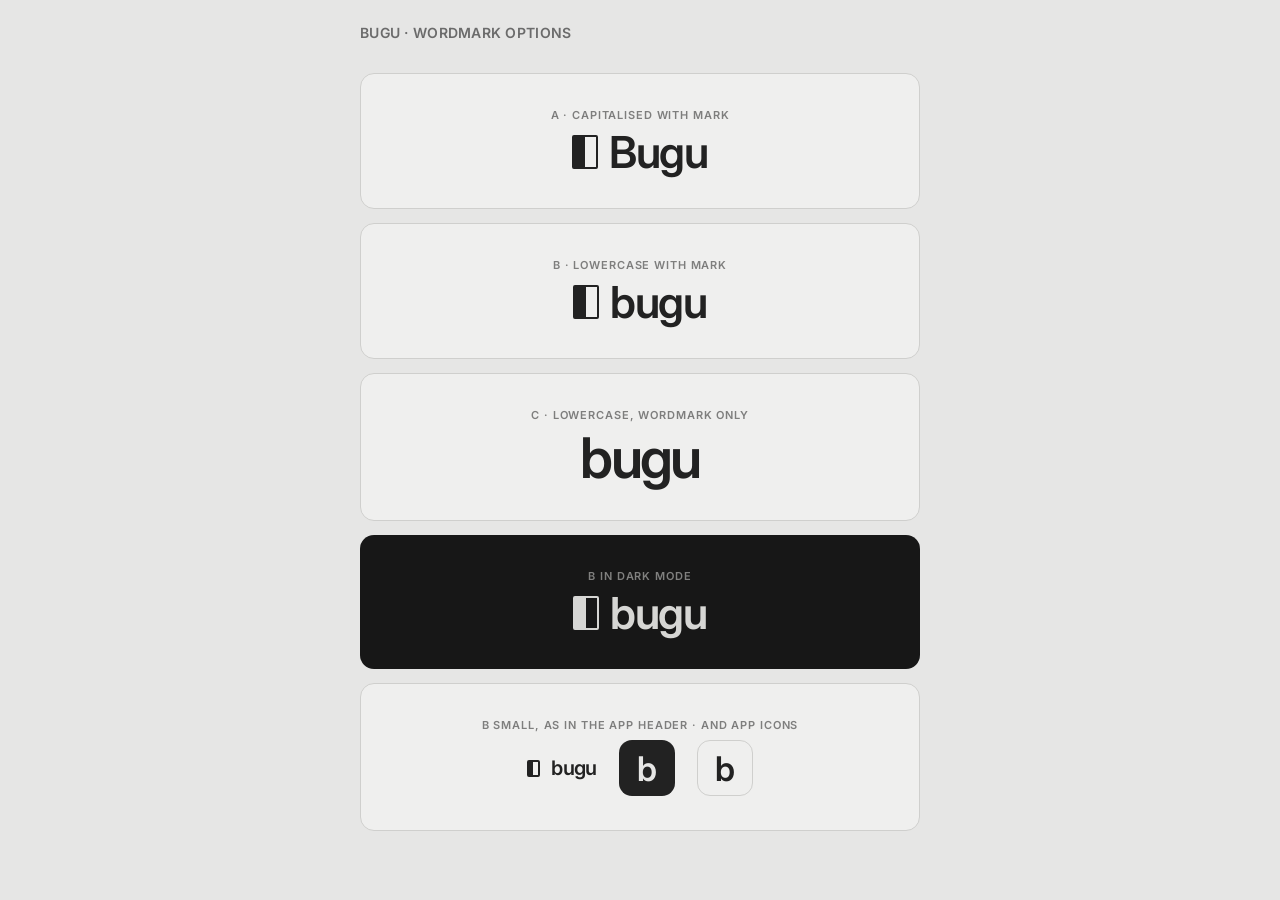
<file: design/reference/bugu-wordmarks.html>
<!DOCTYPE html>
<html lang="en"><head><meta charset="UTF-8"/>
<meta name="viewport" content="width=device-width, initial-scale=1, viewport-fit=cover"/>
<title>Bugu – wordmark options</title>
<link href="https://fonts.googleapis.com/css2?family=Inter:wght@600&display=swap" rel="stylesheet"/>
<style>
:root{box-sizing:border-box;padding-top:env(safe-area-inset-top,0px);padding-bottom:env(safe-area-inset-bottom,0px)}
*{box-sizing:border-box;margin:0;padding:0}
body{background:#e6e6e5;font-family:'Inter',system-ui,sans-serif;color:#222;padding:24px 18px}
h1{font-size:14px;font-weight:600;color:#6b6b6b;margin-bottom:18px;letter-spacing:.02em}
.g{display:grid;gap:14px;max-width:560px;margin:0 auto}
.c{border-radius:14px;padding:34px 20px;display:flex;flex-direction:column;align-items:center;gap:8px}
.l{background:#efefee;color:#222;border:1px solid #cfcfcd}
.d{background:#171717;color:#d6d6d4}
.n{font-size:11px;font-weight:600;letter-spacing:.08em;text-transform:uppercase;opacity:.55}
.w{display:flex;align-items:center;gap:11px;font-weight:600;letter-spacing:-.03em;line-height:1}
.m{border:2.5px solid currentColor;border-radius:2px;background:linear-gradient(90deg,currentColor 50%,transparent 50%)}
.s1{font-size:44px}.s1 .m{width:26px;height:34px}
.s2{font-size:44px}.s2 .m{width:26px;height:34px}
.s3{font-size:56px;letter-spacing:-.045em}
.sm{font-size:20px}.sm .m{width:13px;height:17px;border-width:2px}
.row{display:flex;gap:22px;align-items:center}
.ic{width:56px;height:56px;border-radius:13px;display:grid;place-items:center;font-size:34px;font-weight:600;letter-spacing:-.04em;background:#222;color:#e6e6e5}
.ic.w2{background:#efefee;color:#222;border:1px solid #cfcfcd}
</style></head><body>
<div class="g">
<h1>BUGU · WORDMARK OPTIONS</h1>
<div class="c l"><span class="n">A · Capitalised with mark</span><div class="w s1"><span class="m"></span>Bugu</div></div>
<div class="c l"><span class="n">B · Lowercase with mark</span><div class="w s2"><span class="m"></span>bugu</div></div>
<div class="c l"><span class="n">C · Lowercase, wordmark only</span><div class="w s3">bugu</div></div>
<div class="c d"><span class="n">B in dark mode</span><div class="w s2"><span class="m"></span>bugu</div></div>
<div class="c l"><span class="n">B small, as in the app header · and app icons</span>
<div class="row"><div class="w sm"><span class="m"></span>bugu</div><div class="ic">b</div><div class="ic w2">b</div></div></div>
</div></body></html>
</file>
